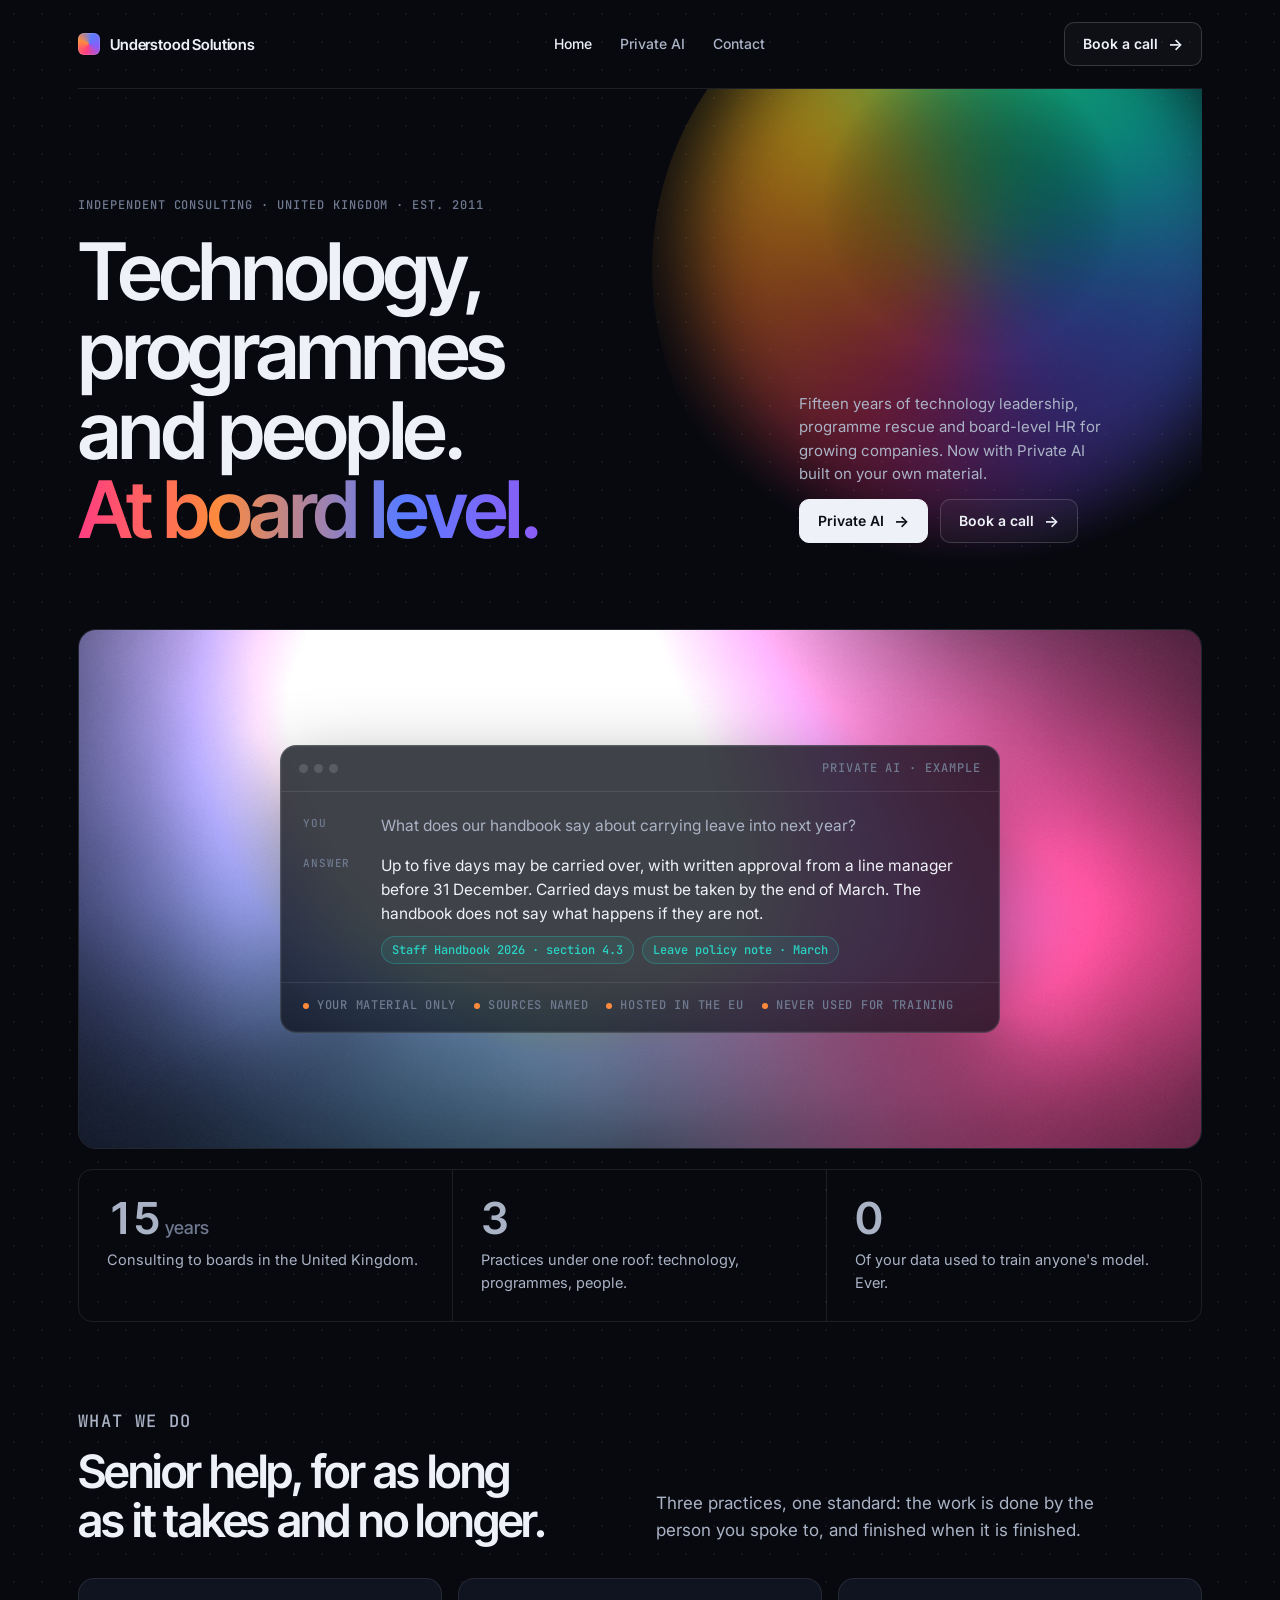
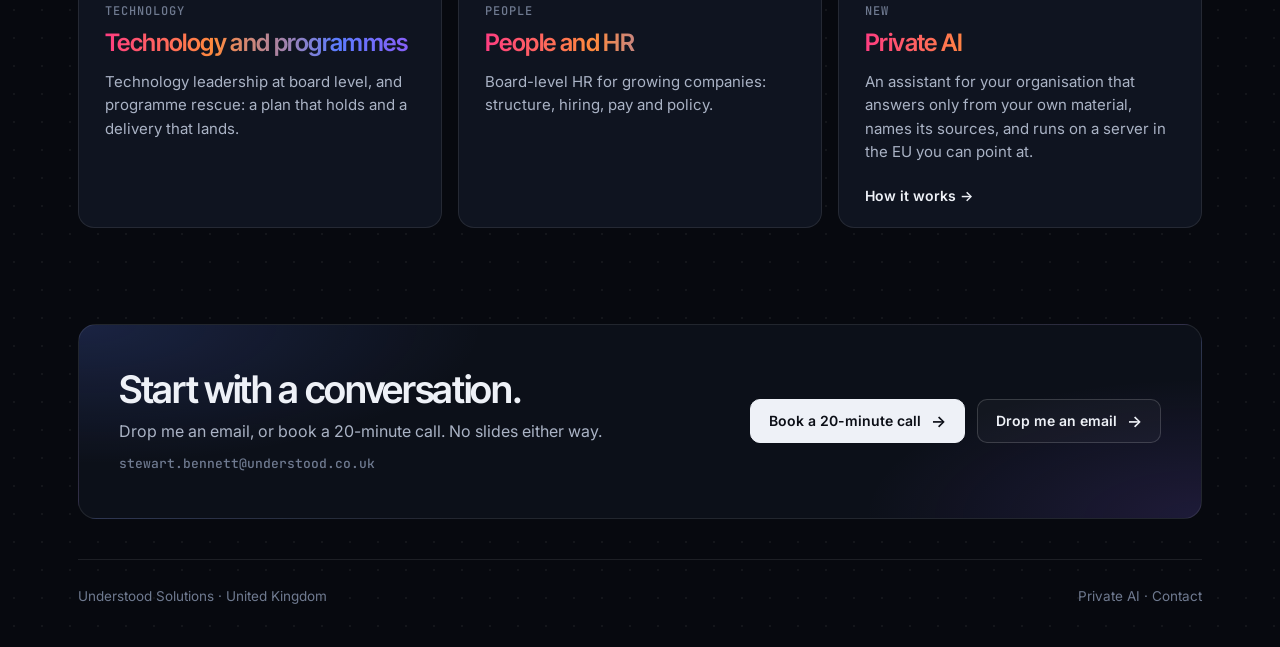
<file: index.html>
<!doctype html>
<html lang="en-GB">
<head>
<meta charset="utf-8">
<meta name="viewport" content="width=device-width, initial-scale=1">
<title>Understood Solutions | Technology, programme and HR consulting at board level, UK</title>
<meta name="description" content="Independent consulting to boards in the UK: technology leadership, programme rescue and board-level HR, plus Private AI that answers only from your own documents. Fifteen years, one senior pair of hands.">
<link rel="canonical" href="https://understood.co.uk/">
<meta name="robots" content="index,follow,max-image-preview:large">
<meta property="og:type" content="website">
<meta property="og:site_name" content="Understood Solutions">
<meta property="og:locale" content="en_GB">
<meta property="og:url" content="https://understood.co.uk/">
<meta property="og:title" content="Understood Solutions | Technology, programme and HR consulting at board level, UK">
<meta property="og:description" content="Independent consulting to boards in the UK: technology leadership, programme rescue and board-level HR, plus Private AI that answers only from your own documents. Fifteen years, one senior pair of hands.">
<meta property="og:image" content="https://understood.co.uk/img/og-home.png">
<meta property="og:image:width" content="1200">
<meta property="og:image:height" content="630">
<meta property="og:image:alt" content="Understood Solutions | Technology, programme and HR consulting at board level, UK">
<meta name="twitter:card" content="summary_large_image">
<meta name="twitter:title" content="Understood Solutions | Technology, programme and HR consulting at board level, UK">
<meta name="twitter:description" content="Independent consulting to boards in the UK: technology leadership, programme rescue and board-level HR, plus Private AI that answers only from your own documents. Fifteen years, one senior pair of hands.">
<meta name="twitter:image" content="https://understood.co.uk/img/og-home.png">
<link rel="icon" href="/favicon.ico" sizes="32x32">
<link rel="icon" href="/img/favicon-32.png" type="image/png" sizes="32x32">
<link rel="icon" href="/img/mark.svg" type="image/svg+xml">
<link rel="apple-touch-icon" href="/img/apple-touch-icon.png">
<meta name="theme-color" content="#07090f">
<link rel="preconnect" href="https://fonts.gstatic.com" crossorigin>
<link rel="stylesheet" href="https://fonts.googleapis.com/css2?family=Inter+Tight:wght@500;600&family=Inter:wght@400;500;600&family=JetBrains+Mono:wght@500&display=swap">
<link rel="stylesheet" href="/style.css">
<script type="application/ld+json">
{"@context":"https://schema.org","@type":"ProfessionalService","@id":"https://understood.co.uk/#org","name":"Understood Solutions","url":"https://understood.co.uk/","logo":"https://understood.co.uk/img/icon-512.png","image":"https://understood.co.uk/img/og-home.png","description":"Independent consulting to boards on technology, programmes and people, and Private AI built on your own material.","email":"stewart.bennett@understood.co.uk","foundingDate":"2011","areaServed":{"@type":"Country","name":"United Kingdom"},"address":{"@type":"PostalAddress","addressCountry":"GB"},"knowsAbout":["Technology leadership","Programme rescue","Board-level HR","Private AI","Retrieval-augmented generation"],"makesOffer":[{"@type":"Offer","itemOffered":{"@type":"Service","name":"Technology and programme leadership","serviceType":"Technology consulting"}},{"@type":"Offer","itemOffered":{"@type":"Service","name":"People and HR","serviceType":"Board-level HR consulting"}},{"@type":"Offer","itemOffered":{"@type":"Service","name":"Private AI","url":"https://understood.co.uk/private-ai/","serviceType":"Private AI assistant on your own documents, hosted in the EU"}}]}
</script>
</head>
<body>
<div class="wrap">
  <header class="nav">
    <a class="brand" href="/"><span class="mark" aria-hidden="true"></span>Understood Solutions</a>
    <nav class="links" id="links" aria-label="Pages">
      <a href="/" aria-current="page">Home</a>
      <a href="/private-ai/">Private AI</a>
      <a href="mailto:stewart.bennett@understood.co.uk">Contact</a>
    </nav>
    <a class="btn" href="https://cal.com/stewartb/private-ai-consultation" target="_blank" rel="noopener">Book a call <span class="arr">→</span></a>
    <button class="burger" id="burger" aria-label="Menu" aria-expanded="false" aria-controls="links"><span></span><span></span><span></span></button>
  </header>

  <section class="hero">
    <div class="orb" aria-hidden="true"></div>
    <div>
      <p class="mono">Independent consulting · United Kingdom · Est. 2011</p>
      <h1>Technology, programmes and people. <span class="dim">At board level.</span></h1>
    </div>
    <div class="side">
      <p>Fifteen years of technology leadership, programme rescue and board-level HR for growing companies. Now with Private AI built on your own material.</p>
      <div class="btns">
        <a class="btn primary" href="/private-ai/">Private AI <span class="arr">→</span></a>
        <a class="btn" href="https://cal.com/stewartb/private-ai-consultation" target="_blank" rel="noopener">Book a call <span class="arr">→</span></a>
      </div>
    </div>
  </section>

  <section class="panel" aria-label="Private AI, an example exchange">
    <canvas id="mesh" aria-hidden="true"></canvas>
    <div class="card">
      <div class="bar"><span class="dots" aria-hidden="true"><i></i><i></i><i></i></span><span class="mono">Private AI · example</span></div>
      <div class="body">
        <div class="turn q"><span class="who">You</span><p>What does our handbook say about carrying leave into next year?</p></div>
        <div class="turn"><span class="who">Answer</span><div>
          <p>Up to five days may be carried over, with written approval from a line manager before 31 December. Carried days must be taken by the end of March. The handbook does not say what happens if they are not.</p>
          <div class="src"><span>Staff Handbook 2026 · section 4.3</span><span>Leave policy note · March</span></div>
        </div></div>
      </div>
      <div class="foot"><span>Your material only</span><span>Sources named</span><span>Hosted in the EU</span><span>Never used for training</span></div>
    </div>
  </section>

  <section class="stats" aria-label="In numbers">
    <div><p class="n">15<small>years</small></p><p>Consulting to boards in the United Kingdom.</p></div>
    <div><p class="n">3</p><p>Practices under one roof: technology, programmes, people.</p></div>
    <div><p class="n">0</p><p>Of your data used to train anyone's model. Ever.</p></div>
  </section>

  <section class="section" id="work">
    <div class="head">
      <div><p class="mono">What we do</p><h2>Senior help, for as long as it takes and no longer.</h2></div>
      <p>Three practices, one standard: the work is done by the person you spoke to, and finished when it is finished.</p>
    </div>
    <div class="cards">
      <div class="c">
        <p class="k">Technology</p>
        <h3>Technology and programmes</h3>
        <p>Technology leadership at board level, and programme rescue: a plan that holds and a delivery that lands.</p>
      </div>
      <div class="c">
        <p class="k">People</p>
        <h3>People and HR</h3>
        <p>Board-level HR for growing companies: structure, hiring, pay and policy.</p>
      </div>
      <div class="c">
        <p class="k">New</p>
        <h3>Private AI</h3>
        <p>An assistant for your organisation that answers only from your own material, names its sources, and runs on a server in the EU you can point at.</p>
        <a class="more" href="/private-ai/">How it works</a>
      </div>
    </div>
  </section>

  <section class="cta" id="contact">
    <div><h2>Start with a conversation.</h2><p>Drop me an email, or book a 20-minute call. No slides either way.</p><p class="addr">stewart.bennett@understood.co.uk</p></div>
    <div class="actions">
      <a class="btn primary" href="https://cal.com/stewartb/private-ai-consultation" target="_blank" rel="noopener">Book a 20-minute call <span class="arr">→</span></a>
      <a class="btn" href="mailto:stewart.bennett@understood.co.uk?subject=A%20conversation">Drop me an email <span class="arr">→</span></a>
    </div>
  </section>

  <footer>
    <div>Understood Solutions · United Kingdom</div>
    <div><a href="/private-ai/">Private AI</a> · <a href="mailto:stewart.bennett@understood.co.uk">Contact</a></div>
  </footer>
</div>
<script src="/piece.js"></script>
</body>
</html>
</file>
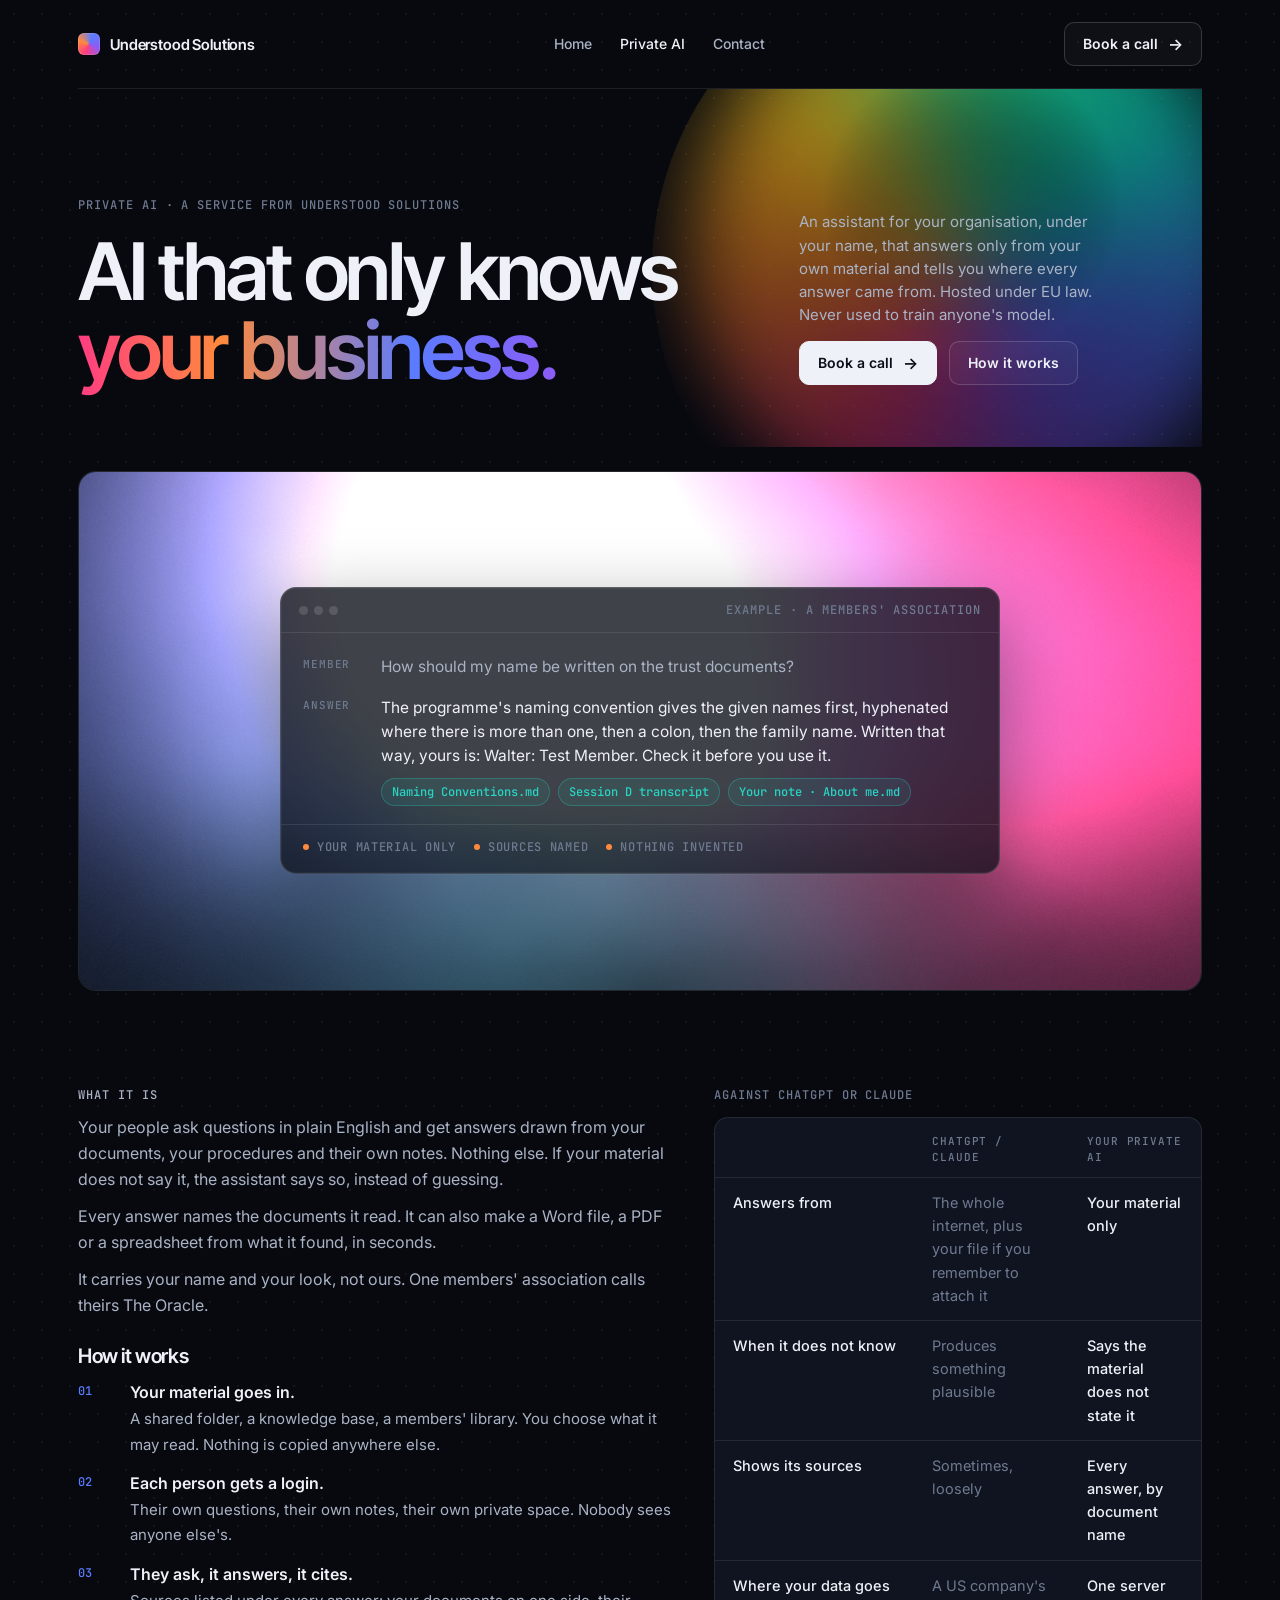
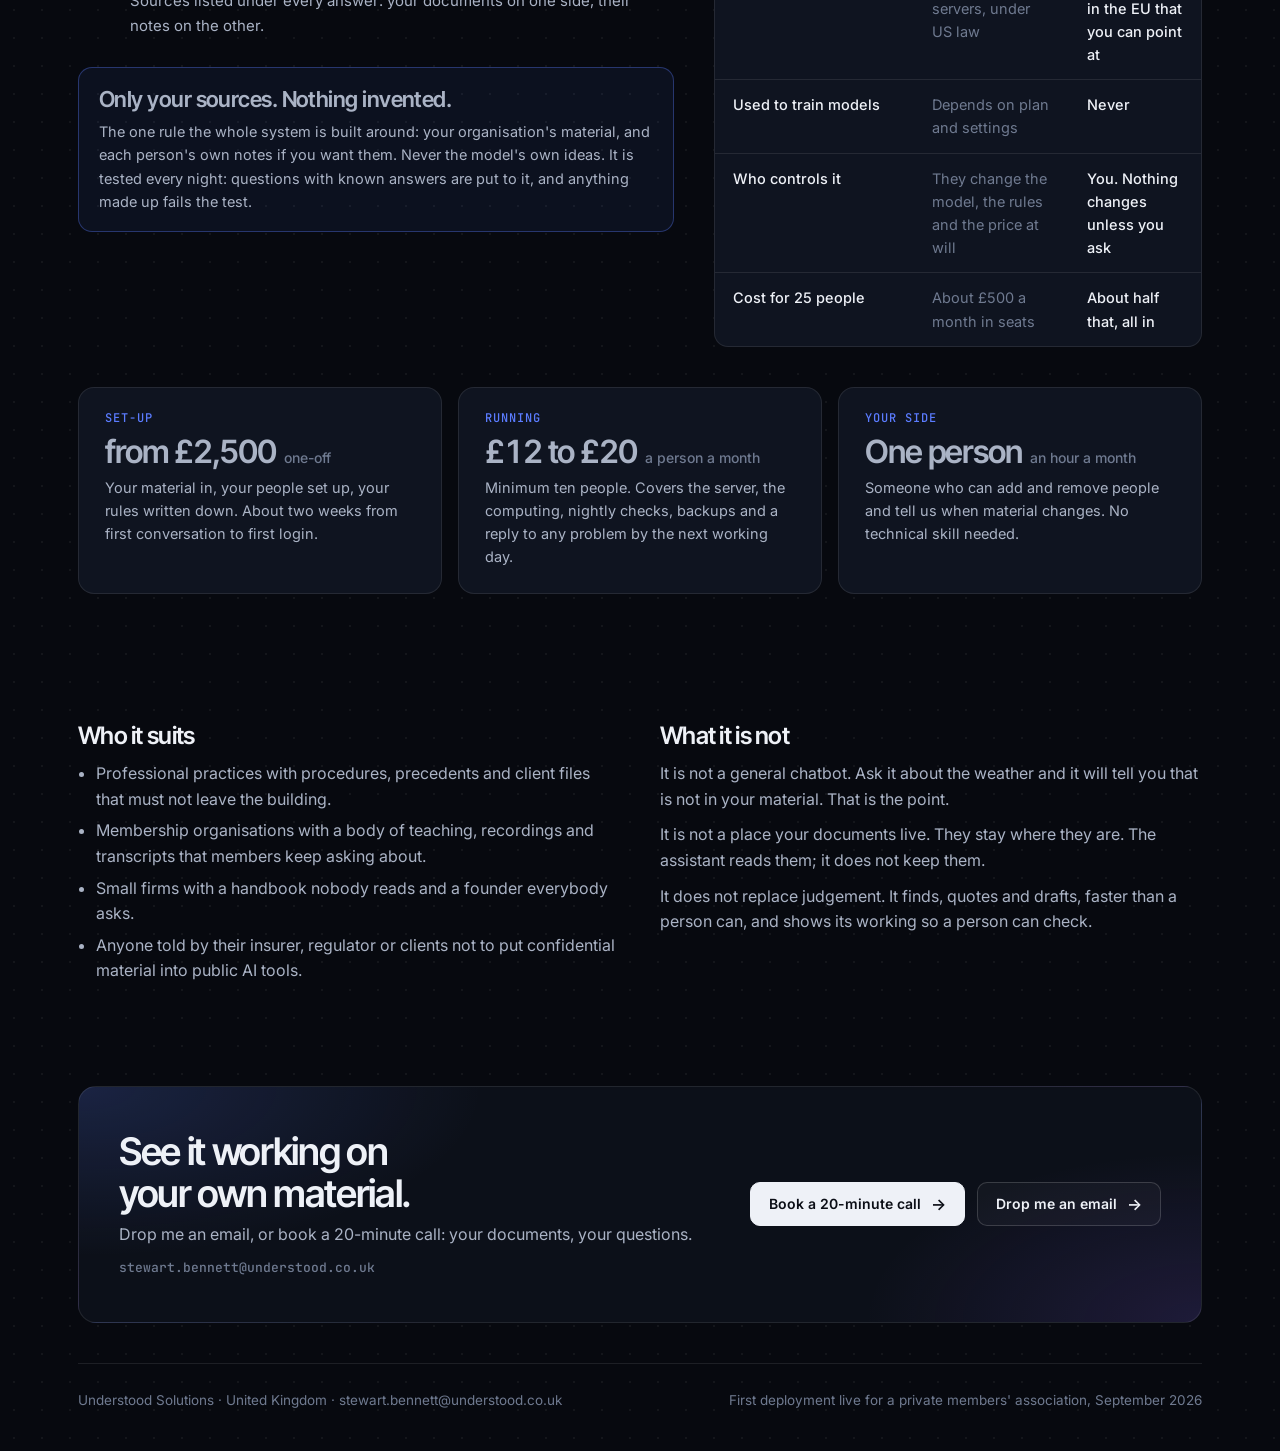
<file: private-ai/index.html>
<!doctype html>
<html lang="en-GB">
<head>
<meta charset="utf-8">
<meta name="viewport" content="width=device-width, initial-scale=1">
<title>Private AI for your business: an AI assistant that only knows your own documents | Understood Solutions</title>
<meta name="description" content="A private AI assistant for small businesses and associations in the UK. It answers only from your own material, names every source, is hosted in the EU and is never used to train anyone's model. Set up and run by Understood Solutions.">
<link rel="canonical" href="https://understood.co.uk/private-ai/">
<meta name="robots" content="index,follow,max-image-preview:large">
<meta property="og:type" content="website">
<meta property="og:site_name" content="Understood Solutions">
<meta property="og:locale" content="en_GB">
<meta property="og:url" content="https://understood.co.uk/private-ai/">
<meta property="og:title" content="Private AI for your business: an AI assistant that only knows your own documents | Understood Solutions">
<meta property="og:description" content="A private AI assistant for small businesses and associations in the UK. It answers only from your own material, names every source, is hosted in the EU and is never used to train anyone's model. Set up and run by Understood Solutions.">
<meta property="og:image" content="https://understood.co.uk/img/og-private-ai.png">
<meta property="og:image:width" content="1200">
<meta property="og:image:height" content="630">
<meta property="og:image:alt" content="Private AI for your business: an AI assistant that only knows your own documents | Understood Solutions">
<meta name="twitter:card" content="summary_large_image">
<meta name="twitter:title" content="Private AI for your business: an AI assistant that only knows your own documents | Understood Solutions">
<meta name="twitter:description" content="A private AI assistant for small businesses and associations in the UK. It answers only from your own material, names every source, is hosted in the EU and is never used to train anyone's model. Set up and run by Understood Solutions.">
<meta name="twitter:image" content="https://understood.co.uk/img/og-private-ai.png">
<link rel="icon" href="/favicon.ico" sizes="32x32">
<link rel="icon" href="/img/favicon-32.png" type="image/png" sizes="32x32">
<link rel="icon" href="/img/mark.svg" type="image/svg+xml">
<link rel="apple-touch-icon" href="/img/apple-touch-icon.png">
<meta name="theme-color" content="#07090f">
<link rel="preconnect" href="https://fonts.gstatic.com" crossorigin>
<link rel="stylesheet" href="https://fonts.googleapis.com/css2?family=Inter+Tight:wght@500;600&family=Inter:wght@400;500;600&family=JetBrains+Mono:wght@500&display=swap">
<link rel="stylesheet" href="/style.css">
<script type="application/ld+json">
{"@context":"https://schema.org","@type":"ProfessionalService","@id":"https://understood.co.uk/#org","name":"Understood Solutions","url":"https://understood.co.uk/","logo":"https://understood.co.uk/img/icon-512.png","image":"https://understood.co.uk/img/og-home.png","description":"Independent consulting to boards on technology, programmes and people, and Private AI built on your own material.","email":"stewart.bennett@understood.co.uk","foundingDate":"2011","areaServed":{"@type":"Country","name":"United Kingdom"},"address":{"@type":"PostalAddress","addressCountry":"GB"},"knowsAbout":["Technology leadership","Programme rescue","Board-level HR","Private AI","Retrieval-augmented generation"],"makesOffer":[{"@type":"Offer","itemOffered":{"@type":"Service","name":"Technology and programme leadership","serviceType":"Technology consulting"}},{"@type":"Offer","itemOffered":{"@type":"Service","name":"People and HR","serviceType":"Board-level HR consulting"}},{"@type":"Offer","itemOffered":{"@type":"Service","name":"Private AI","url":"https://understood.co.uk/private-ai/","serviceType":"Private AI assistant on your own documents, hosted in the EU"}}]}
</script>
</head>
<body>
<div class="wrap">
  <header class="nav">
    <a class="brand" href="/"><span class="mark" aria-hidden="true"></span>Understood Solutions</a>
    <nav class="links" id="links" aria-label="Pages">
      <a href="/">Home</a>
      <a href="/private-ai/" aria-current="page">Private AI</a>
      <a href="#contact">Contact</a>
    </nav>
    <a class="btn" href="https://cal.com/stewartb/private-ai-consultation" target="_blank" rel="noopener">Book a call <span class="arr">→</span></a>
    <button class="burger" id="burger" aria-label="Menu" aria-expanded="false" aria-controls="links"><span></span><span></span><span></span></button>
  </header>

  <section class="hero">
    <div class="orb" aria-hidden="true"></div>
    <div>
      <p class="mono">Private AI · a service from Understood Solutions</p>
      <h1>AI that only knows <span class="dim">your business.</span></h1>
    </div>
    <div class="side">
      <p>An assistant for your organisation, under your name, that answers only from your own material and tells you where every answer came from. Hosted under EU law. Never used to train anyone's model.</p>
      <div class="btns">
        <a class="btn primary" href="https://cal.com/stewartb/private-ai-consultation" target="_blank" rel="noopener">Book a call <span class="arr">→</span></a>
        <a class="btn" href="#how">How it works</a>
      </div>
    </div>
  </section>

  <section class="panel" aria-label="An example exchange">
    <canvas id="mesh" aria-hidden="true"></canvas>
    <div class="card">
      <div class="bar"><span class="dots" aria-hidden="true"><i></i><i></i><i></i></span><span class="mono">Example · a members' association</span></div>
      <div class="body">
        <div class="turn q"><span class="who">Member</span><p>How should my name be written on the trust documents?</p></div>
        <div class="turn"><span class="who">Answer</span><div>
          <p>The programme's naming convention gives the given names first, hyphenated where there is more than one, then a colon, then the family name. Written that way, yours is: Walter: Test Member. Check it before you use it.</p>
          <div class="src"><span>Naming Conventions.md</span><span>Session D transcript</span><span>Your note · About me.md</span></div>
        </div></div>
      </div>
      <div class="foot"><span>Your material only</span><span>Sources named</span><span>Nothing invented</span></div>
    </div>
  </section>

  <div id="how"></div>


  <section class="section"><div class="grid2"><div class="prose">
      <p class="mono">What it is</p>
      <p>Your people ask questions in plain English and get answers drawn from your documents, your procedures and their own notes. Nothing else. If your material does not say it, the assistant says so, instead of guessing.</p>
      <p>Every answer names the documents it read. It can also make a Word file, a PDF or a spreadsheet from what it found, in seconds.</p>
      <p>It carries your name and your look, not ours. One members' association calls theirs The Oracle.</p>

      <h3>How it works</h3>
      <ol class="steps">
        <li><span class="k">01</span><div><b>Your material goes in.</b><span>A shared folder, a knowledge base, a members' library. You choose what it may read. Nothing is copied anywhere else.</span></div></li>
        <li><span class="k">02</span><div><b>Each person gets a login.</b><span>Their own questions, their own notes, their own private space. Nobody sees anyone else's.</span></div></li>
        <li><span class="k">03</span><div><b>They ask, it answers, it cites.</b><span>Sources listed under every answer: your documents on one side, their notes on the other.</span></div></li>
      </ol>

      <div class="rule">
        <p class="say">Only your sources. Nothing invented.</p>
        <p class="why">The one rule the whole system is built around: your organisation's material, and each person's own notes if you want them. Never the model's own ideas. It is tested every night: questions with known answers are put to it, and anything made up fails the test.</p>
      </div>

    </div><div>
      <p class="mono" style="margin:0 0 14px">Against ChatGPT or Claude</p>
      <div class="tablewrap">
      <table>
        <thead><tr><th></th><th>ChatGPT / Claude</th><th>Your Private AI</th></tr></thead>
        <tbody>
          <tr><td>Answers from</td><td class="them">The whole internet, plus your file if you remember to attach it</td><td class="us">Your material only</td></tr>
          <tr><td>When it does not know</td><td class="them">Produces something plausible</td><td class="us">Says the material does not state it</td></tr>
          <tr><td>Shows its sources</td><td class="them">Sometimes, loosely</td><td class="us">Every answer, by document name</td></tr>
          <tr><td>Where your data goes</td><td class="them">A US company's servers, under US law</td><td class="us">One server in the EU that you can point at</td></tr>
          <tr><td>Used to train models</td><td class="them">Depends on plan and settings</td><td class="us">Never</td></tr>
          <tr><td>Who controls it</td><td class="them">They change the model, the rules and the price at will</td><td class="us">You. Nothing changes unless you ask</td></tr>
          <tr><td>Cost for 25 people</td><td class="them">About £500 a month in seats</td><td class="us">About half that, all in</td></tr>
        </tbody>
      </table>
      </div>
    </div></div>
  </section>

  <div class="row3">
    <div>
      <h3>Set-up</h3>
      <p class="big">from £2,500<small>one-off</small></p>
      <p>Your material in, your people set up, your rules written down. About two weeks from first conversation to first login.</p>
    </div>
    <div>
      <h3>Running</h3>
      <p class="big">£12 to £20<small>a person a month</small></p>
      <p>Minimum ten people. Covers the server, the computing, nightly checks, backups and a reply to any problem by the next working day.</p>
    </div>
    <div>
      <h3>Your side</h3>
      <p class="big">One person<small>an hour a month</small></p>
      <p>Someone who can add and remove people and tell us when material changes. No technical skill needed.</p>
    </div>
  </div>

  <section class="section two">
    <section>
      <h2>Who it suits</h2>
      <ul class="plain">
        <li>Professional practices with procedures, precedents and client files that must not leave the building.</li>
        <li>Membership organisations with a body of teaching, recordings and transcripts that members keep asking about.</li>
        <li>Small firms with a handbook nobody reads and a founder everybody asks.</li>
        <li>Anyone told by their insurer, regulator or clients not to put confidential material into public AI tools.</li>
      </ul>
    </section>
    <section>
      <h2>What it is not</h2>
      <p>It is not a general chatbot. Ask it about the weather and it will tell you that is not in your material. That is the point.</p>
      <p>It is not a place your documents live. They stay where they are. The assistant reads them; it does not keep them.</p>
      <p>It does not replace judgement. It finds, quotes and drafts, faster than a person can, and shows its working so a person can check.</p>
    </section>
  </section>


  <section class="cta" id="contact">
    <div><h2>See it working on your own material.</h2><p>Drop me an email, or book a 20-minute call: your documents, your questions.</p><p class="addr">stewart.bennett@understood.co.uk</p></div>
    <div class="actions">
      <a class="btn primary" href="https://cal.com/stewartb/private-ai-consultation" target="_blank" rel="noopener">Book a 20-minute call <span class="arr">→</span></a>
      <a class="btn" href="mailto:stewart.bennett@understood.co.uk?subject=Private%20AI">Drop me an email <span class="arr">→</span></a>
    </div>
  </section>

  <footer>
    <div>Understood Solutions · United Kingdom · <a href="mailto:stewart.bennett@understood.co.uk">stewart.bennett@understood.co.uk</a></div>
    <div>First deployment live for a private members' association, September 2026</div>
  </footer>
</div>
<script src="/piece.js"></script>
</body>
</html>
</file>
<file: style.css>
/* Understood Solutions. Dark, quiet, one electric accent, big tight type, a generated
   gradient mesh behind one product panel. Nothing overlaps anything: every block flows. */
:root{
  --bg:#07090f; --bg2:#0c1019; --panel:#0f1420; --line:rgba(255,255,255,.09); --line2:rgba(255,255,255,.16);
  --text:#eef1f7; --text2:#aab3c5; --text3:#6f7a90;
  --accent:#5b7cff; --accent2:#8b5cf6; --teal:#2ad4c4; --good:#3ddc97;
  --display:"Inter Tight","Inter","Helvetica Neue",Arial,sans-serif;
  --body:"Inter","Helvetica Neue",Arial,sans-serif;
  --mono:"JetBrains Mono","SF Mono","Menlo",monospace;
}
*{box-sizing:border-box}
html{color-scheme:dark;-webkit-font-smoothing:antialiased;scroll-behavior:smooth;overflow-x:clip}
body{margin:0;background:var(--bg);color:var(--text);font:16px/1.6 var(--body);overflow-x:clip;max-width:100vw;
  background-image:radial-gradient(rgba(255,255,255,.05) 1px, transparent 1px);background-size:28px 28px}
a{color:inherit}
a:focus-visible,button:focus-visible{outline:2px solid var(--accent);outline-offset:3px}
.wrap{max-width:1180px;margin:0 auto;padding:0 28px;overflow-x:clip}
.mono{font:500 12px/1.4 var(--mono);letter-spacing:.08em;text-transform:uppercase;color:var(--text3)}

/* nav */
.nav{display:flex;align-items:center;justify-content:space-between;gap:24px;padding:22px 0;border-bottom:1px solid var(--line)}
.brand{display:flex;align-items:center;gap:10px;text-decoration:none;font:600 15px/1 var(--display);letter-spacing:-.01em;color:var(--text)}
.brand .mark{width:22px;height:22px;border-radius:6px;background:conic-gradient(from 200deg,#ff3d81,#ff8a3d,#5b7cff,#8b5cf6,#ff3d81);box-shadow:0 0 0 1px rgba(255,255,255,.12) inset}
.links{display:flex;gap:28px}
.links a{font:500 14px/1 var(--body);color:var(--text2);text-decoration:none;padding:8px 0}
.links a:hover,.links a[aria-current]{color:var(--text)}
.btn{display:inline-flex;align-items:center;gap:10px;font:600 14px/1 var(--body);text-decoration:none;padding:13px 18px;border-radius:10px;border:1px solid var(--line2);color:var(--text);background:rgba(255,255,255,.03);transition:background .15s,border-color .15s,transform .15s}
.btn:hover{background:rgba(255,255,255,.07);border-color:rgba(255,255,255,.28)}
.btn.primary{background:var(--text);color:#0b0e16;border-color:var(--text)}
.btn.primary:hover{background:#fff;transform:translateY(-1px)}
.btn .arr{font-size:16px;line-height:1}
.burger{display:none;width:36px;height:30px;background:none;border:1px solid var(--line2);border-radius:8px;cursor:pointer;position:relative}
.burger span{position:absolute;left:9px;right:9px;height:2px;background:var(--text)}
.burger span:nth-child(1){top:9px}.burger span:nth-child(2){top:14px}.burger span:nth-child(3){top:19px}

/* hero */
.hero{position:relative;padding:96px 0 56px;display:grid;grid-template-columns:minmax(0,1.25fr) minmax(0,.75fr);gap:48px;align-items:end;isolation:isolate;overflow:clip}
.hero > *{position:relative;z-index:1}
/* the splash: a big saturated orb behind the top right, fading out before the text */
.orb{position:absolute;z-index:0;right:-8%;top:-140px;width:640px;height:640px;border-radius:50%;pointer-events:none;
  background:conic-gradient(from 210deg at 50% 50%,#ff3d81,#ff8a3d,#ffd23d,#3ddc97,#2ad4c4,#5b7cff,#8b5cf6,#ff3d81);
  filter:blur(46px) saturate(1.25);opacity:.85;
  -webkit-mask-image:radial-gradient(circle at 50% 40%,#000 30%,transparent 72%);mask-image:radial-gradient(circle at 50% 40%,#000 30%,transparent 72%);
  animation:spin 40s linear infinite}
@keyframes spin{to{transform:rotate(360deg)}}
.orb::after{content:"";position:absolute;inset:18%;border-radius:50%;background:#07090f;opacity:.55;filter:blur(30px)}
.hero h1{margin:18px 0 0;font:600 clamp(44px,6.2vw,84px)/1.0 var(--display);letter-spacing:-.04em;text-wrap:balance;max-width:14ch}
.hero h1 .dim{background:linear-gradient(90deg,#ff3d81 0%,#ff8a3d 30%,#5b7cff 70%,#8b5cf6 100%);-webkit-background-clip:text;background-clip:text;-webkit-text-fill-color:transparent;color:#ff8a3d}
.hero .sub{margin:0 0 30px;font-size:19px;line-height:1.5;color:var(--text2);max-width:38ch}
.hero .side{display:grid;gap:14px;padding-bottom:6px}
.hero .side p{margin:0;color:var(--text2);font-size:15px;line-height:1.55;max-width:34ch}
.btns{display:flex;gap:12px;flex-wrap:wrap}

/* the product panel: mesh behind, one glass card in front */
.panel{position:relative;margin-top:24px;border:1px solid var(--line);border-radius:18px;overflow:hidden;background:var(--bg2);min-height:520px;display:grid;place-items:center;padding:40px 24px}
.panel canvas{position:absolute;inset:0;width:100%;height:100%;display:block}
.panel::after{content:"";position:absolute;inset:0;background:radial-gradient(70% 50% at 50% 100%,rgba(7,9,15,.5),transparent 70%);pointer-events:none}
.card{position:relative;z-index:2;width:min(720px,100%);background:rgba(10,13,21,.78);border:1px solid rgba(255,255,255,.14);border-radius:16px;box-shadow:0 30px 80px rgba(0,0,0,.45),0 0 0 1px rgba(255,255,255,.04) inset;backdrop-filter:blur(14px);-webkit-backdrop-filter:blur(14px)}
.card .bar{display:flex;align-items:center;justify-content:space-between;gap:16px;padding:14px 18px;border-bottom:1px solid var(--line)}
.card .bar .dots{display:flex;gap:6px}
.card .bar .dots i{width:9px;height:9px;border-radius:50%;background:rgba(255,255,255,.14)}
.card .body{padding:22px 22px 18px;display:grid;gap:16px}
.turn{display:grid;grid-template-columns:64px 1fr;gap:14px;align-items:start}
.turn .who{font:500 11px/1.8 var(--mono);letter-spacing:.08em;text-transform:uppercase;color:var(--text3)}
.turn p{margin:0;color:var(--text);font-size:15.5px;line-height:1.55}
.turn.q p{color:var(--text2)}
.src{display:flex;flex-wrap:wrap;gap:8px;margin-top:10px}
.src span{font:500 12px/1 var(--mono);color:var(--teal);background:rgba(42,212,196,.09);border:1px solid rgba(42,212,196,.28);padding:7px 10px;border-radius:999px}
.card .foot{display:flex;flex-wrap:wrap;gap:10px 18px;padding:14px 22px 18px;border-top:1px solid var(--line)}
.card .foot span{font:500 12px/1.4 var(--mono);letter-spacing:.06em;text-transform:uppercase;color:var(--text3)}
.card .foot span::before{content:"";display:inline-block;width:6px;height:6px;border-radius:50%;background:#ff8a3d;margin-right:8px;vertical-align:middle}

/* stats */
.stats{display:grid;grid-template-columns:repeat(3,1fr);border:1px solid var(--line);border-radius:14px;margin-top:20px;overflow:hidden}
.stats > div{padding:26px 28px;border-right:1px solid var(--line)}
.stats > div:last-child{border-right:0}
.stats .n{font:600 44px/1 var(--display);letter-spacing:-.04em;margin:0 0 8px;font-variant-numeric:tabular-nums}
.stats .n small{font:500 18px/1 var(--display);color:var(--text3);margin-left:6px;letter-spacing:-.01em}
.stats p{margin:0;color:var(--text2);font-size:14.5px}

/* sections */
.section{padding:88px 0 0}
.section .head{display:grid;grid-template-columns:1fr 1fr;gap:32px;align-items:end;margin-bottom:34px}
.section h2{margin:14px 0 0;font:600 clamp(30px,3.6vw,46px)/1.05 var(--display);letter-spacing:-.035em;text-wrap:balance}
.section .head p{margin:0;color:var(--text2);font-size:17px;max-width:44ch}
.cards{display:grid;grid-template-columns:repeat(3,1fr);gap:16px}
.c{background:var(--panel);border:1px solid var(--line);border-radius:16px;padding:26px 26px 24px;display:flex;flex-direction:column;gap:12px;min-height:250px;transition:border-color .15s,transform .15s}
.c:hover{border-color:var(--line2);transform:translateY(-2px)}
.c .k{font:500 12px/1 var(--mono);letter-spacing:.08em;text-transform:uppercase;color:var(--text3)}
.c h3{margin:0;font:600 24px/1.15 var(--display);letter-spacing:-.025em;display:inline-block;
  background:linear-gradient(90deg,#ff3d81 0%,#ff8a3d 35%,#5b7cff 75%,#8b5cf6 100%);-webkit-background-clip:text;background-clip:text;-webkit-text-fill-color:transparent;color:#ff8a3d;padding-bottom:.06em}
.c p{margin:0;color:var(--text2);font-size:15px;line-height:1.55}
.c a.more{margin-top:auto;padding-top:10px;font:600 14px/1 var(--body);color:var(--text);text-decoration:none}
.c a.more::after{content:" →"}

/* private ai page content */
.grid2{display:grid;grid-template-columns:1.1fr .9fr;gap:40px;margin-top:8px}
.prose p{margin:0 0 12px;color:var(--text2);max-width:62ch}
.prose h3{margin:26px 0 12px;font:600 20px/1.2 var(--display);letter-spacing:-.02em}
.steps{list-style:none;margin:0;padding:0;display:grid;gap:14px}
.steps li{display:grid;grid-template-columns:40px 1fr;gap:12px;align-items:start}
.steps .k{font:500 12px/1.9 var(--mono);color:var(--accent)}
.steps b{display:block;color:var(--text);font-weight:600}
.steps span{color:var(--text2);font-size:15px}
.rule{margin:28px 0 0;border:1px solid rgba(91,124,255,.35);background:rgba(91,124,255,.07);border-radius:14px;padding:18px 20px}
.rule .say{margin:0;font:600 22px/1.2 var(--display);letter-spacing:-.025em}
.rule .why{margin:8px 0 0;color:var(--text2);font-size:14.5px}
.tablewrap{overflow-x:auto;border:1px solid var(--line);border-radius:14px;background:var(--panel)}
table{width:100%;border-collapse:collapse;font-size:14.5px}
th{font:500 11px/1.4 var(--mono);letter-spacing:.08em;text-transform:uppercase;color:var(--text3);text-align:left;padding:16px 18px 12px;border-bottom:1px solid var(--line)}
td{padding:13px 18px;border-bottom:1px solid var(--line);vertical-align:top;color:var(--text2)}
td:first-child{color:var(--text);font-weight:500;white-space:nowrap}
td.us{color:var(--text);font-weight:500}
td.them{color:var(--text3)}
tr:last-child td{border-bottom:0}
.row3{display:grid;grid-template-columns:repeat(3,1fr);gap:16px;margin-top:40px}
.row3 > div{background:var(--panel);border:1px solid var(--line);border-radius:16px;padding:24px 26px}
.row3 h3{margin:0 0 12px;font:500 12px/1 var(--mono);letter-spacing:.08em;text-transform:uppercase;color:var(--accent)}
.row3 .big{margin:0 0 8px;font:600 32px/1 var(--display);letter-spacing:-.035em;font-variant-numeric:tabular-nums}
.row3 .big small{font:500 14px/1.3 var(--body);color:var(--text3);margin-left:8px;letter-spacing:0}
.row3 p{margin:0;color:var(--text2);font-size:14.5px}
.two{display:grid;grid-template-columns:1fr 1fr;gap:40px;margin-top:40px}
.two h2{margin:0 0 12px;font:600 24px/1.15 var(--display);letter-spacing:-.03em}
.two p{margin:0 0 10px;color:var(--text2);max-width:56ch}
ul.plain{margin:0;padding-left:18px;color:var(--text2)}
ul.plain li{margin:6px 0}

/* Google Drive section */
.drive{margin-top:56px;display:grid;grid-template-columns:260px 1fr;gap:36px;align-items:center;border:1px solid var(--line);border-radius:18px;padding:36px 40px;background:
  radial-gradient(60% 80% at 10% 50%,rgba(91,124,255,.16),transparent 60%),radial-gradient(40% 60% at 90% 20%,rgba(139,92,246,.14),transparent 60%),var(--panel)}
@keyframes flow{to{stroke-dashoffset:-28}}
.drive:hover .drive-art .stack rect:nth-child(1){transform:translateY(2px)}
.drive:hover .drive-art .stack rect:nth-child(3){transform:translateY(-2px)}
.drive-kicker{display:flex;align-items:center;gap:10px}
.drive-kicker img{width:22px;height:auto;display:block}
.drive-copy h2{margin:10px 0 14px;font:600 clamp(26px,3vw,38px)/1.08 var(--display);letter-spacing:-.035em;text-wrap:balance}
.drive-copy p{margin:0 0 12px;color:var(--text2);max-width:62ch}
.drive-copy p b{color:var(--text);font-weight:600}
.drive-facts{list-style:none;margin:18px 0 0;padding:0;display:grid;grid-template-columns:1fr 1fr;gap:10px 22px}
.drive-facts li{color:var(--text2);font-size:14.5px;padding-left:18px;position:relative}
.drive-facts li::before{content:"";position:absolute;left:0;top:.5em;width:8px;height:8px;border-radius:3px;background:linear-gradient(135deg,var(--accent),var(--accent2))}
.drive-facts b{color:var(--text);font-weight:600}
@media (prefers-reduced-motion:reduce){.drive-art .flow{animation:none}}

/* cta + footer */
.cta{margin-top:96px;border:1px solid var(--line);border-radius:18px;padding:44px 40px;display:flex;justify-content:space-between;align-items:center;gap:24px;flex-wrap:wrap;overflow:hidden;
  background:radial-gradient(60% 120% at 0% 0%,rgba(91,124,255,.18),transparent 60%),radial-gradient(50% 120% at 100% 100%,rgba(139,92,246,.14),transparent 60%),var(--bg2)}
.cta h2{margin:0;font:600 clamp(26px,3vw,38px)/1.1 var(--display);letter-spacing:-.035em;max-width:22ch;text-wrap:balance}
.cta p{margin:8px 0 0;color:var(--text2)}
.cta .actions{display:flex;gap:12px;flex-wrap:wrap;max-width:100%}
.cta .actions .btn{max-width:100%}
.cta .addr{margin:10px 0 0;font:500 13px/1.5 var(--mono);color:var(--text3);overflow-wrap:anywhere}
footer{margin-top:40px;padding:26px 0 40px;border-top:1px solid var(--line);display:flex;justify-content:space-between;gap:16px;flex-wrap:wrap;font-size:13.5px;color:var(--text3)}
footer a{color:var(--text3);text-decoration:none}
footer a:hover{color:var(--text)}

@media (max-width:900px){
  .hero{grid-template-columns:1fr;padding-top:64px;gap:28px}
  .orb{width:420px;height:420px;right:-120px;top:-160px;opacity:.7}
  .wrap{padding:0 20px}
  .stats,.cards,.grid2,.row3,.two,.section .head,.drive,.drive-facts{grid-template-columns:1fr}
  .stats > div{border-right:0;border-bottom:1px solid var(--line)}
  .stats > div:last-child{border-bottom:0}
  .links{display:none;position:absolute;left:0;right:0;top:78px;flex-direction:column;gap:0;background:var(--bg2);border-bottom:1px solid var(--line);padding:8px 28px 16px;z-index:9}
  .links.open{display:flex}
  .links a{padding:14px 0;border-bottom:1px solid var(--line)}
  .nav{position:relative}
  .nav .btn{display:none}
  .burger{display:block}
  .panel{min-height:0;padding:24px 14px}
  .turn{grid-template-columns:1fr}
  .cta{padding:32px 24px;display:block}
  .cta .actions{margin-top:22px}
  .cta .actions .btn{width:100%;justify-content:center}
}
@media (prefers-reduced-motion: reduce){*{transition:none!important;animation:none!important}.orb{animation:none}}

.drive-art{display:flex;align-items:center;gap:22px;justify-content:center}
.drive-logo{width:120px;height:auto;filter:drop-shadow(0 12px 30px rgba(0,0,0,.45))}
.drive-flow{display:flex;gap:8px}
.drive-flow span{width:10px;height:10px;border-radius:50%;background:linear-gradient(135deg,#5b7cff,#8b5cf6);opacity:.35;animation:driveflow 1.6s infinite}
.drive-flow span:nth-child(2){animation-delay:.3s}.drive-flow span:nth-child(3){animation-delay:.6s}
@keyframes driveflow{0%,100%{opacity:.25;transform:scale(.8)}50%{opacity:1;transform:scale(1.1)}}
.drive-ai{width:96px;height:96px;border-radius:24px;background:conic-gradient(from 200deg,#ff3d81,#ff8a3d,#5b7cff,#8b5cf6,#ff3d81);position:relative;box-shadow:0 20px 50px rgba(91,124,255,.3)}
.drive-lock{position:absolute;right:-8px;bottom:-8px;width:30px;height:30px;border-radius:9px;background:#0b0e16;border:1px solid rgba(255,255,255,.2)}
.drive-lock::before{content:"";position:absolute;left:9px;top:5px;width:10px;height:9px;border:2px solid #eef1f7;border-bottom:0;border-radius:6px 6px 0 0}
.drive-lock::after{content:"";position:absolute;left:8px;top:13px;width:14px;height:10px;background:#eef1f7;border-radius:3px}
@media (max-width:700px){.drive-logo{width:80px}.drive-ai{width:68px;height:68px}}

/* phones: the comparison table becomes stacked cards, one per row */
@media (max-width:700px){
  table,tbody,tr,td{display:block;width:100%}
  thead{display:none}
  tr{padding:14px 16px;border-bottom:1px solid var(--line)}
  tr:last-child{border-bottom:0}
  td{padding:0;border-bottom:0}
  td:first-child{white-space:normal;font:600 15px/1.3 var(--body);color:var(--text);margin-bottom:10px}
  td.them,td.us{padding-left:12px;border-left:2px solid var(--line);margin-top:8px;font-size:14px}
  td.them::before,td.us::before{display:block;font:500 10.5px/1.4 var(--mono);letter-spacing:.08em;text-transform:uppercase;color:var(--text3);margin-bottom:3px}
  td.them::before{content:"ChatGPT / Claude"}
  td.us::before{content:"Your Private AI"}
  td.us{border-left-color:var(--accent,#5b7cff)}
  .rule .say{font-size:19px}
  .section h2{font-size:clamp(26px,7.5vw,34px)}
}
</file>
